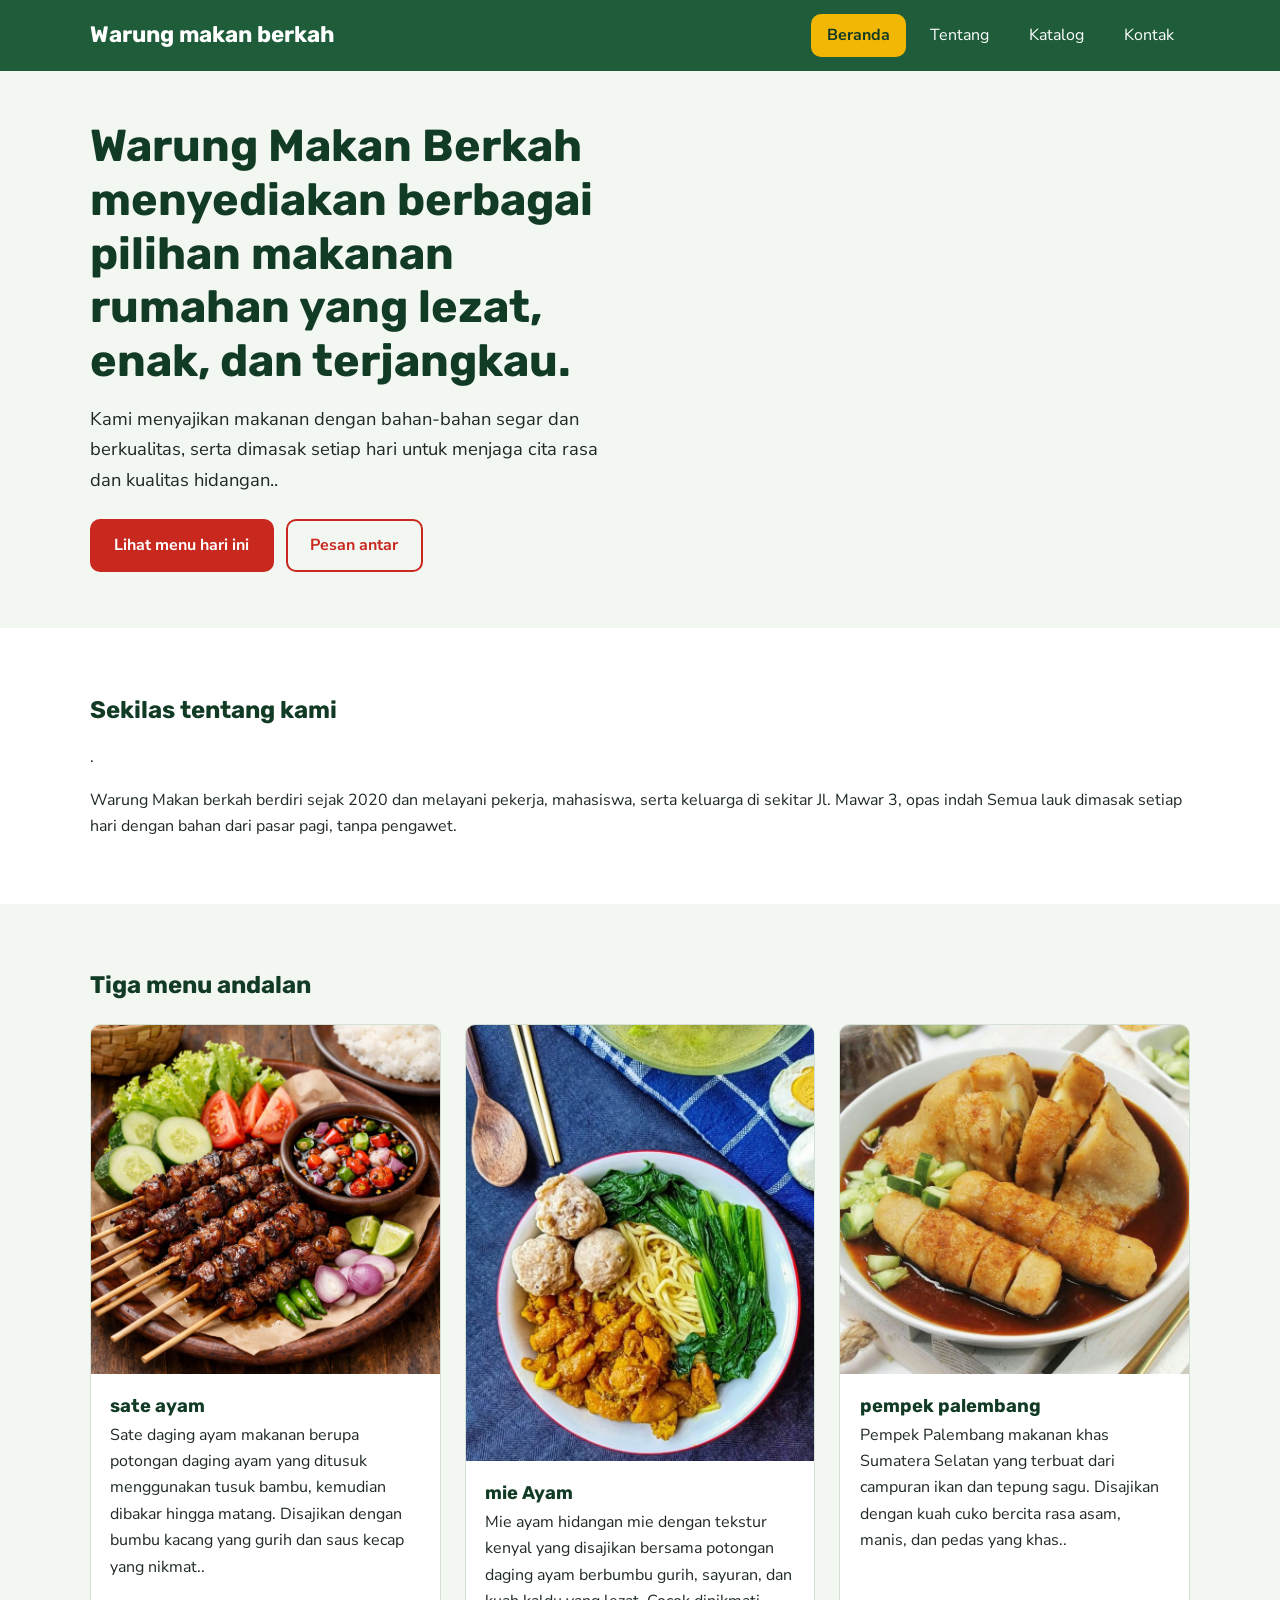
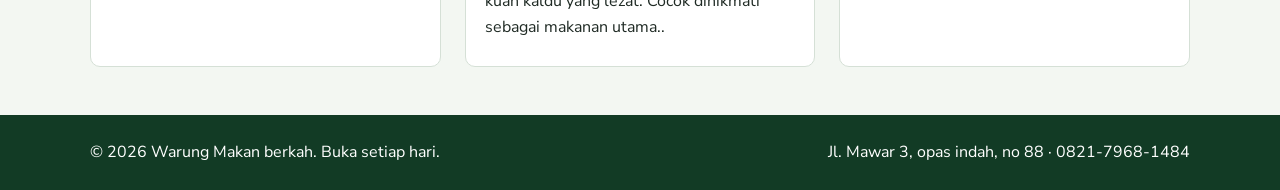
<file: index.html>
<!DOCTYPE html>
<html lang="id">
<head>
  <meta charset="UTF-8">
  <meta name="viewport" content="width=device-width, initial-scale=1.0">
  <meta name="description" content="Warung makan rumahan dengan menu harian dan harga terjangkau.">
  <title>Beranda - Warung Makan berkah</title>
  <link rel="preconnect" href="https://fonts.googleapis.com">
  <link rel="preconnect" href="https://fonts.gstatic.com" crossorigin>
  <link rel="stylesheet" href="https://fonts.googleapis.com/css2?family=Nunito+Sans:wght@400;600;700&amp;family=Rubik:wght@500;700&amp;display=swap">
  <link rel="stylesheet" href="style.css">
</head>
<body>
  <header class="header">
    <div class="header-isi">
      <a class="logo" href="index.html">Warung makan berkah</a>
      <button class="tombol-menu" id="tombolMenu" type="button" aria-expanded="false" aria-controls="menuUtama" hidden>Menu</button>
      <nav aria-label="Navigasi utama" id="menuUtama">
        <ul class="daftar-nav">
          <li><a href="index.html" aria-current="page">Beranda</a></li>
          <li><a href="tentang.html">Tentang</a></li>
          <li><a href="katalog.html">Katalog</a></li>
          <li><a href="kontak.html">Kontak</a></li>
        </ul>
      </nav>
    </div>
  </header>

  <main>
    <section class="hero">
      <div class="wadah hero-isi">
        <div class="hero-teks">
          <h1>Warung Makan Berkah menyediakan berbagai pilihan makanan rumahan yang lezat, enak, dan terjangkau.</h1>
          <p class="tagline">Kami menyajikan makanan dengan bahan-bahan segar dan berkualitas, serta dimasak setiap hari untuk menjaga cita rasa dan kualitas hidangan..</p>
          <a class="tombol" href="katalog.html">Lihat menu hari ini</a>
          <a class="tombol tombol-garis" href="kontak.html">Pesan antar</a>
        </div>
      </div>
    </section>

    <section class="bagian wadah">
      <h2>Sekilas tentang kami</h2>.
      <p>Warung Makan berkah berdiri sejak 2020 dan melayani pekerja, mahasiswa, serta keluarga di sekitar Jl. Mawar 3, opas indah  Semua lauk dimasak setiap hari dengan bahan dari pasar pagi, tanpa pengawet.</p>
    </section>

    <section class="bagian bagian-warna">
      <div class="wadah">
        <h2>Tiga menu andalan</h2>
        <div class="grid-unggulan">
          <article class="kartu">
            <img src="img/sate.jpg" width="800" height="600" alt="Daging ayam potongan">
            <div class="kartu-isi">
              <h3>sate ayam</h3>
              <p>Sate daging ayam makanan berupa potongan daging ayam yang ditusuk menggunakan tusuk bambu, kemudian dibakar hingga matang. Disajikan dengan bumbu kacang yang gurih dan saus kecap yang nikmat..</p>
            </div>
          </article>
          <article class="kartu">
            <img src="img/Mie ayam.jpg" width="800" height="600" alt="Mie dengan tekstur kenyal">
            <div class="kartu-isi">
              <h3>mie Ayam</h3>
              <p>Mie ayam hidangan mie dengan tekstur kenyal yang disajikan bersama potongan daging ayam berbumbu gurih, sayuran, dan kuah kaldu yang lezat. Cocok dinikmati sebagai makanan utama..</p>
            </div>
          </article>
          <article class="kartu">
            <img src="img/Empek palembang.jpg" width="800" height="600" alt="Makanan khas sumatra">
            <div class="kartu-isi">
              <h3>pempek palembang</h3>
              <p>Pempek Palembang makanan khas Sumatera Selatan yang terbuat dari campuran ikan dan tepung sagu. Disajikan dengan kuah cuko bercita rasa asam, manis, dan pedas yang khas..</p>
            </div>
          </article>
        </div>
      </div>
    </section>
  </main>

  <footer class="footer">
    <div class="wadah footer-isi">
      <p>&copy; 2026 Warung Makan berkah. Buka setiap hari.</p>
      <p>Jl. Mawar 3, opas indah, no 88 &middot; 0821-7968-1484</p>
    </div>
  </footer>
  <script src="script.js"></script>
</body>
</html>
</file>
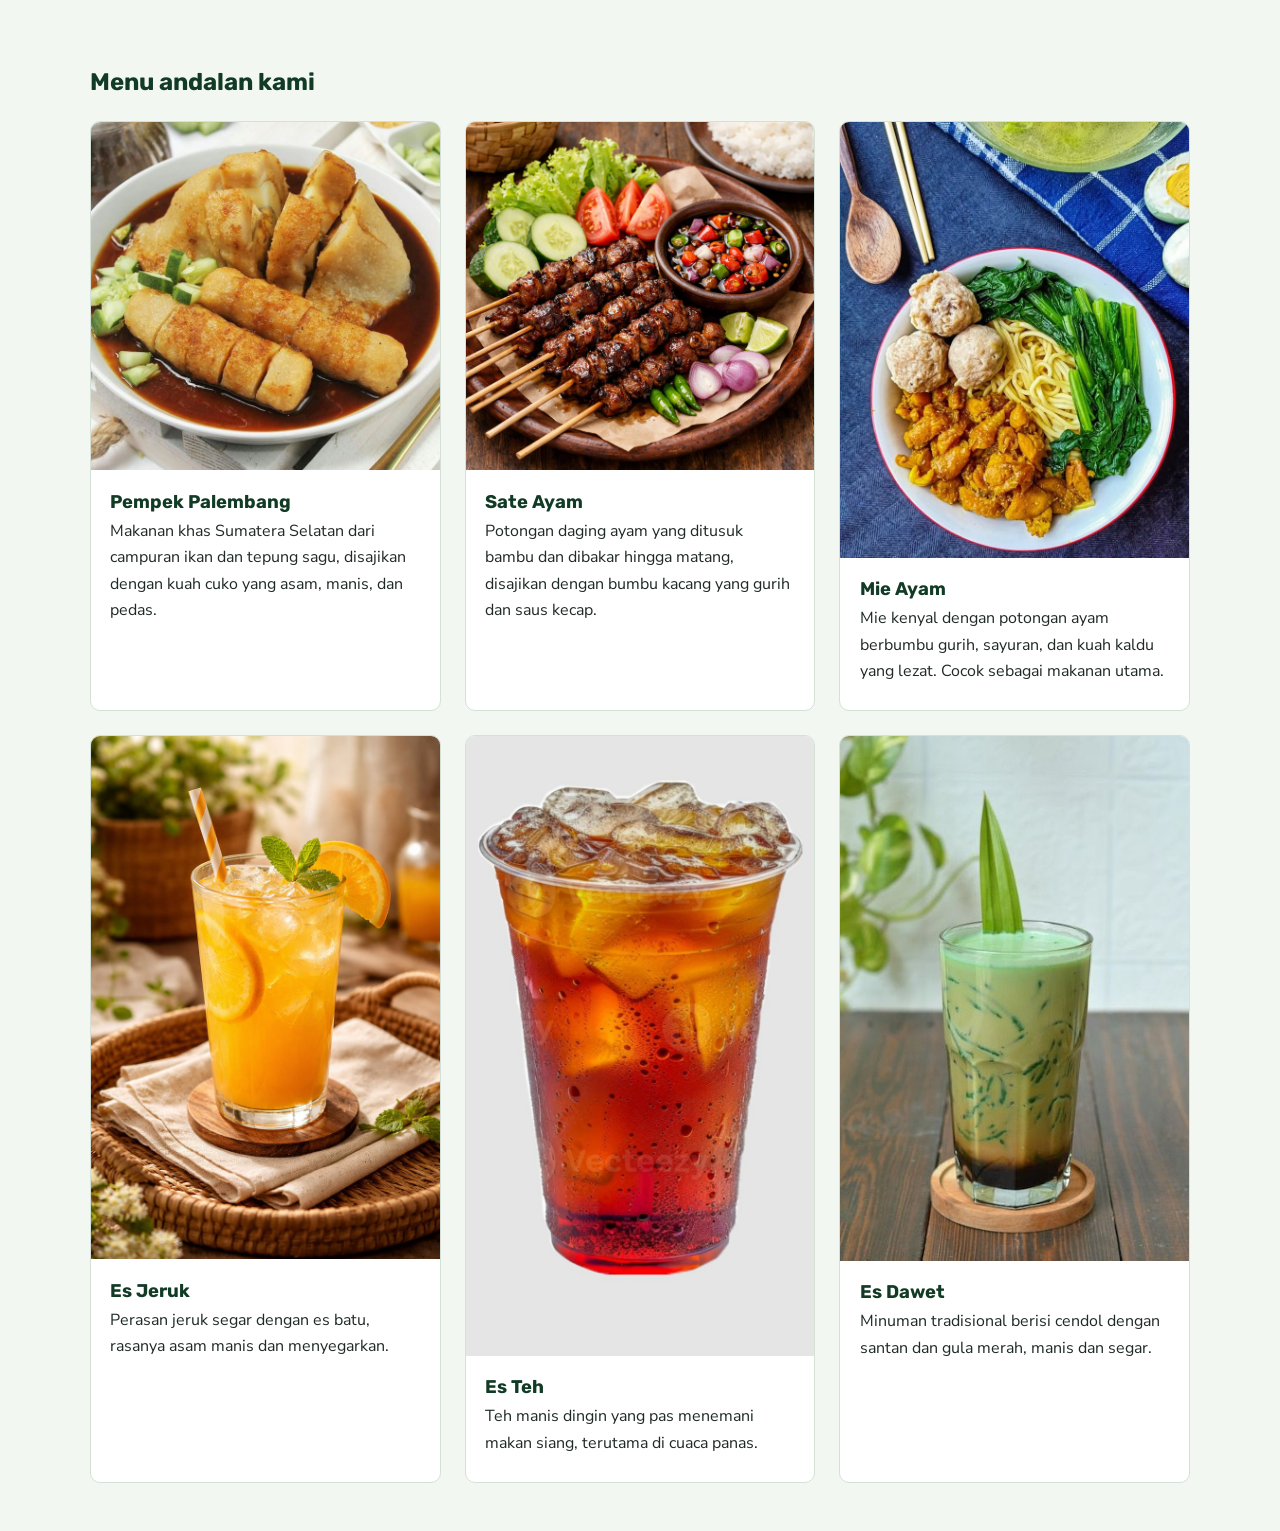
<file: katalog.html>
<!DOCTYPE html>
<html lang="id">
<head>
  <meta charset="UTF-8">
  <meta name="viewport" content="width=device-width, initial-scale=1.0">
  <meta name="description" content="Warung makan rumahan dengan menu harian dan harga terjangkau.">
  <title>Beranda - Warung Makan berkah</title>
  <link rel="preconnect" href="https://fonts.googleapis.com">
  <link rel="preconnect" href="https://fonts.gstatic.com" crossorigin>
  <link rel="stylesheet" href="https://fonts.googleapis.com/css2?family=Nunito+Sans:wght@400;600;700&amp;family=Rubik:wght@500;700&amp;display=swap">
  <link rel="stylesheet" href="style.css">
</head>
<body>
<section class="bagian bagian-warna">
  <div class="wadah">
    <h2>Menu andalan kami</h2>
    <div class="grid-unggulan">
      <article class="kartu">
        <img src="img/Empek palembang.jpg" width="800" height="600" alt="Pempek Palembang dengan kuah cuko">
        <div class="kartu-isi">
          <h3>Pempek Palembang</h3>
          <p>Makanan khas Sumatera Selatan dari campuran ikan dan tepung sagu, disajikan dengan kuah cuko yang asam, manis, dan pedas.</p>
        </div>
      </article>
      <article class="kartu">
        <img src="img/sate.jpg" width="800" height="600" alt="Sate ayam dengan bumbu kacang">
        <div class="kartu-isi">
          <h3>Sate Ayam</h3>
          <p>Potongan daging ayam yang ditusuk bambu dan dibakar hingga matang, disajikan dengan bumbu kacang yang gurih dan saus kecap.</p>
        </div>
      </article>
      <article class="kartu">
        <img src="img/Mie ayam.jpg" width="800" height="600" alt="Semangkuk mie ayam">
        <div class="kartu-isi">
          <h3>Mie Ayam</h3>
          <p>Mie kenyal dengan potongan ayam berbumbu gurih, sayuran, dan kuah kaldu yang lezat. Cocok sebagai makanan utama.</p>
        </div>
      </article>
      <article class="kartu">
        <img src="img/es jeruk.jpg" width="800" height="600" alt="Segelas es jeruk">
        <div class="kartu-isi">
          <h3>Es Jeruk</h3>
          <p>Perasan jeruk segar dengan es batu, rasanya asam manis dan menyegarkan.</p>
        </div>
      </article>
      <article class="kartu">
        <img src="img/es teh.jpg" width="800" height="600" alt="Segelas es teh manis">
        <div class="kartu-isi">
          <h3>Es Teh</h3>
          <p>Teh manis dingin yang pas menemani makan siang, terutama di cuaca panas.</p>
        </div>
      </article>
      <article class="kartu">
        <img src="img/es.dawet.jpg" width="800" height="600" alt="Segelas es dawet">
        <div class="kartu-isi">
          <h3>Es Dawet</h3>
          <p>Minuman tradisional berisi cendol dengan santan dan gula merah, manis dan segar.</p>
        </div>
      </article>
    </div>
  </div>
</section>
</body>
</file>
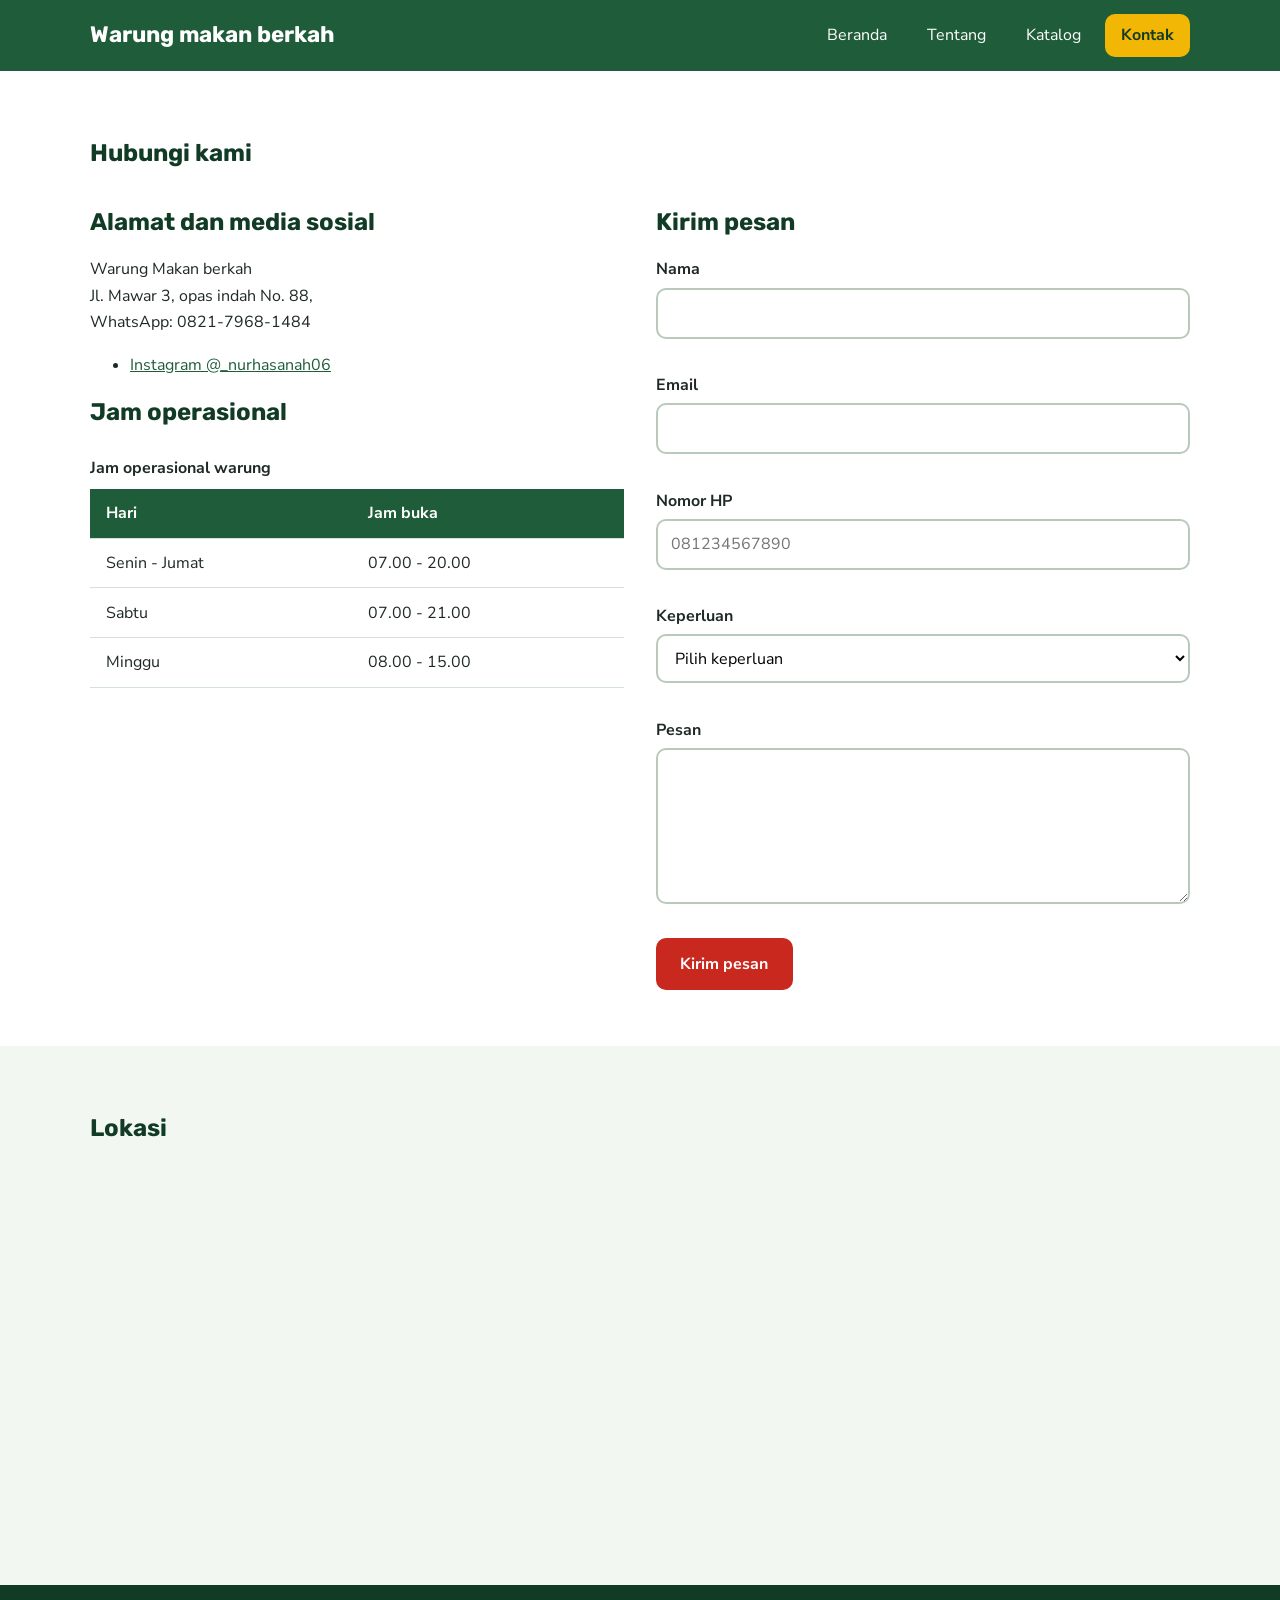
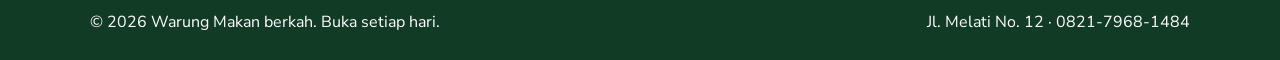
<file: kontak.html>
<!DOCTYPE html>
<html lang="id">
<head>
  <meta charset="UTF-8">
  <meta name="viewport" content="width=device-width, initial-scale=1.0">
  <meta name="description" content="Alamat, jam buka, peta, dan formulir kontak.">
  <title>Kontak - Warung Makan berkah</title>
  <link rel="preconnect" href="https://fonts.googleapis.com">
  <link rel="preconnect" href="https://fonts.gstatic.com" crossorigin>
  <link rel="stylesheet" href="https://fonts.googleapis.com/css2?family=Nunito+Sans:wght@400;600;700&amp;family=Rubik:wght@500;700&amp;display=swap">
  <link rel="stylesheet" href="style.css">
</head>
<body>
  <header class="header">
    <div class="header-isi">
      <a class="logo" href="index.html">Warung makan berkah</a>
      <button class="tombol-menu" id="tombolMenu" type="button" aria-expanded="false" aria-controls="menuUtama" hidden>Menu</button>
      <nav aria-label="Navigasi utama" id="menuUtama">
        <ul class="daftar-nav">
          <li><a href="index.html">Beranda</a></li>
          <li><a href="tentang.html">Tentang</a></li>
          <li><a href="katalog.html">Katalog</a></li>
          <li><a href="kontak.html" aria-current="page">Kontak</a></li>
        </ul>
      </nav>
    </div>
  </header>

  <main>
    <section class="bagian wadah">
      <h1>Hubungi kami</h1>
      <div class="dua-kolom">
        <article>
          <h2>Alamat dan media sosial</h2>
          <address>
            Warung Makan berkah<br>
            Jl. Mawar 3, opas indah No. 88, <br>
            WhatsApp: 0821-7968-1484
          </address>
          <ul>
            <li><a href="https://www.instagram.com/" target="_blank" rel="noopener">Instagram @_nurhasanah06</a></li>
          </ul>
          <h2>Jam operasional</h2>
          <div class="tabel-bungkus">
            <table>
              <caption>Jam operasional warung</caption>
              <thead>
                <tr><th scope="col">Hari</th><th scope="col">Jam buka</th></tr>
              </thead>
              <tbody>
                <tr><td>Senin - Jumat</td><td>07.00 - 20.00</td></tr>
                <tr><td>Sabtu</td><td>07.00 - 21.00</td></tr>
                <tr><td>Minggu</td><td>08.00 - 15.00</td></tr>
              </tbody>
            </table>
          </div>
        </article>

        <article>
          <h2>Kirim pesan</h2>
          <form id="formKontak" action="#" method="get">
            <div class="isian">
              <label for="nama">Nama</label>
              <input type="text" id="nama" name="nama" required>
              <span class="pesan-error" aria-live="polite"></span>
            </div>
            <div class="isian">
              <label for="email">Email</label>
              <input type="email" id="email" name="email" required>
              <span class="pesan-error" aria-live="polite"></span>
            </div>
            <div class="isian">
              <label for="hp">Nomor HP</label>
              <input type="tel" id="hp" name="hp" pattern="[0-9]{10,13}" placeholder="081234567890" required>
              <span class="pesan-error" aria-live="polite"></span>
            </div>
            <div class="isian">
              <label for="perihal">Keperluan</label>
              <select id="perihal" name="perihal" required>
                <option value="">Pilih keperluan</option>
                <option value="pesan-antar">Pesan antar</option>
                <option value="pesan-catering">Pesan catering</option>
                <option value="saran">Kritik dan saran</option>
              </select>
              <span class="pesan-error" aria-live="polite"></span>
            </div>
            <div class="isian">
              <label for="pesan">Pesan</label>
              <textarea id="pesan" name="pesan" rows="5" minlength="10" maxlength="300" required></textarea>
              <span class="pesan-error" aria-live="polite"></span>
            </div>
            <button class="tombol" type="submit">Kirim pesan</button>
            <p class="pesan-sukses" id="pesanSukses" hidden>Pesan terkirim. Kami akan membalas lewat email atau WhatsApp.</p>
          </form>
        </article>
      </div>
    </section>

    <section class="bagian bagian-warna">
      <div class="wadah">
        <h2>Lokasi</h2>
        <iframe class="peta" title="Peta lokasi Warung Bu Rina" src="https://www.google.com/maps?q=Monumen+Nasional+Jakarta&amp;output=embed" loading="lazy"></iframe>
      </div>
    </section>
  </main>

  <footer class="footer">
    <div class="wadah footer-isi">
      <p>&copy; 2026 Warung Makan berkah. Buka setiap hari.</p>
      <p>Jl. Melati No. 12 &middot; 0821-7968-1484</p>
    </div>
  </footer>
  <script src="js/script.js"></script>
</body>
</html>
</file>
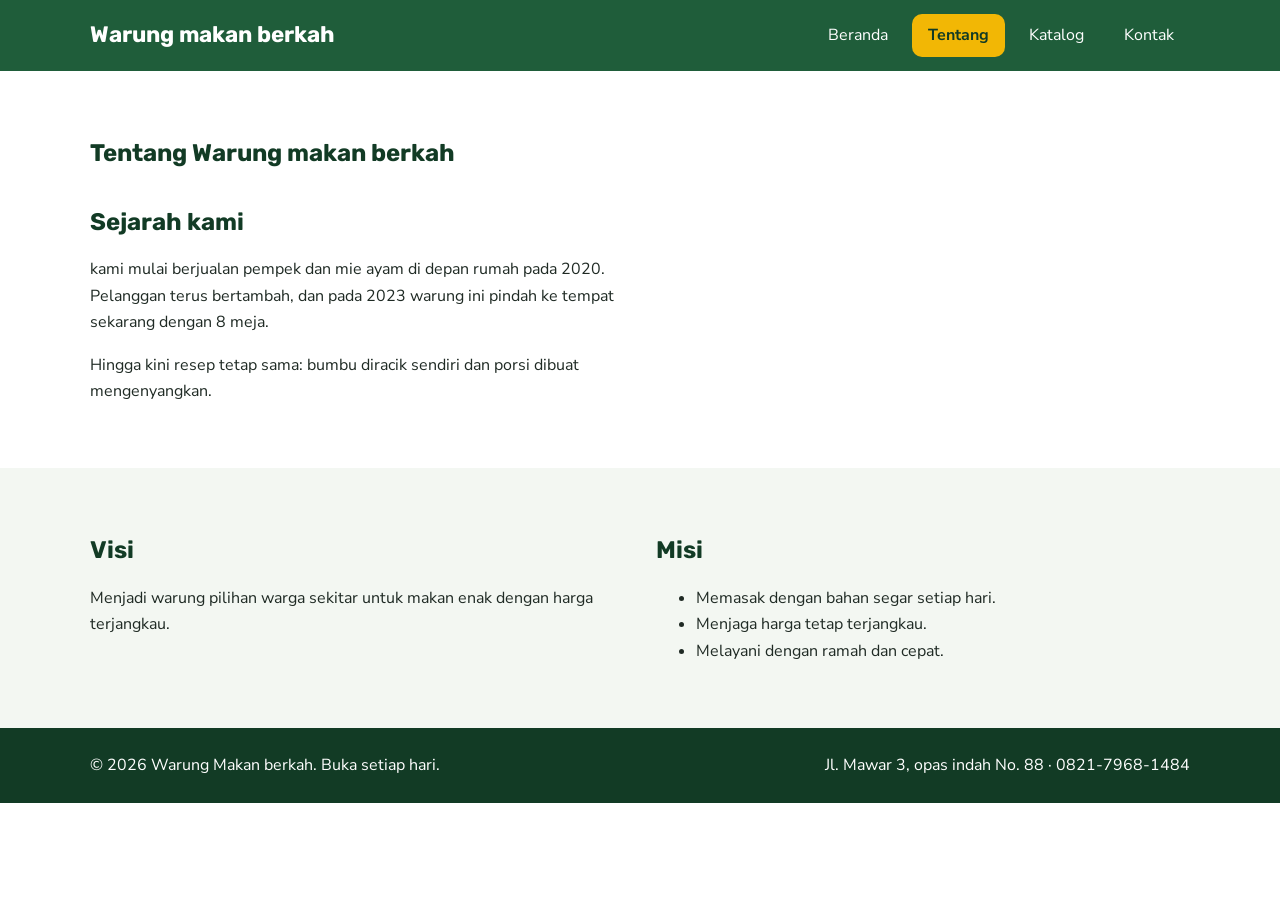
<file: tentang.html>
<!DOCTYPE html>
<html lang="id">
<head>
  <meta charset="UTF-8">
  <meta name="viewport" content="width=device-width, initial-scale=1.0">
  <meta name="description" content="Sejarah, visi misi, dan tim Warung Makan berkah.">
  <title>Tentang - Warung Makan berkah</title>
  <link rel="preconnect" href="https://fonts.googleapis.com">
  <link rel="preconnect" href="https://fonts.gstatic.com" crossorigin>
  <link rel="stylesheet" href="https://fonts.googleapis.com/css2?family=Nunito+Sans:wght@400;600;700&amp;family=Rubik:wght@500;700&amp;display=swap">
  <link rel="stylesheet" href="style.css">
</head>
<body>
  <header class="header">
    <div class="header-isi">
      <a class="logo" href="index.html">Warung makan berkah</a>
      <button class="tombol-menu" id="tombolMenu" type="button" aria-expanded="false" aria-controls="menuUtama" hidden>Menu</button>
      <nav aria-label="Navigasi utama" id="menuUtama">
        <ul class="daftar-nav">
          <li><a href="index.html">Beranda</a></li>
          <li><a href="tentang.html" aria-current="page">Tentang</a></li>
          <li><a href="katalog.html">Katalog</a></li>
          <li><a href="kontak.html">Kontak</a></li>
        </ul>
      </nav>
    </div>
  </header>

  <main>
    <section class="bagian wadah">
      <h1>Tentang Warung makan berkah</h1>
      <div class="dua-kolom">
        <article>
          <h2>Sejarah kami</h2>
          <p>kami mulai berjualan pempek dan mie ayam di depan rumah pada 2020. Pelanggan terus bertambah, dan pada 2023 warung ini pindah ke tempat sekarang dengan 8 meja.</p>
          <p>Hingga kini resep tetap sama: bumbu diracik sendiri dan porsi dibuat mengenyangkan.</p>
        </article>
        <figure>
  
        </figure>
      </div>
    </section>

    <section class="bagian bagian-warna">
      <div class="wadah dua-kolom">
        <article>
          <h2>Visi</h2>
          <p>Menjadi warung pilihan warga sekitar untuk makan enak dengan harga terjangkau.</p>
        </article>
        <article>
          <h2>Misi</h2>
          <ul>
            <li>Memasak dengan bahan segar setiap hari.</li>
            <li>Menjaga harga tetap terjangkau.</li>
            <li>Melayani dengan ramah dan cepat.</li>
          </ul>
        </article>
      </div>
    </section>
      </div>
    </section>
  </main>

  <footer class="footer">
    <div class="wadah footer-isi">
      <p>&copy; 2026 Warung Makan berkah. Buka setiap hari.</p>
      <p>Jl. Mawar 3, opas indah No. 88 &middot; 0821-7968-1484</p>
    </div>
  </footer>
  <script src="js/script.js"></script>
</body>
</html>
</file>
<file: style.css>
/* ===== Variabel warna dan ukuran ===== */
:root {
  --warna-utama: #1f5d3a;   /* hijau daun pisang */
  --warna-gelap: #123b25;
  --warna-aksen: #c8281e;   /* merah sambal */
  --warna-kuning: #f2b705;
  --warna-latar: #f3f7f2;
  --warna-teks: #1f2a24;
  --warna-putih: #ffffff;
  --jarak: 1.5rem;
  --radius: 10px;
}

/* ===== Dasar ===== */
* { box-sizing: border-box; }

body {
  margin: 0;
  font-family: "Nunito Sans", Arial, sans-serif;
  font-size: 1rem;
  line-height: 1.65;
  color: var(--warna-teks);
  background: var(--warna-putih);
}

h1, h2, h3, .logo {
  font-family: "Rubik", Arial, sans-serif;
  line-height: 1.2;
  color: var(--warna-gelap);
}

img { max-width: 100%; height: auto; display: block; }
a { color: var(--warna-utama); }
a:focus-visible, button:focus-visible, input:focus-visible,
select:focus-visible, textarea:focus-visible {
  outline: 3px solid var(--warna-kuning);
  outline-offset: 2px;
}

.wadah { width: min(1100px, 100% - 2rem); margin-inline: auto; }
.bagian { padding: 3rem 0; }
.bagian-warna { background: var(--warna-latar); }

/* ===== Header dan navigasi (flexbox) ===== */
.header { background: var(--warna-utama); position: sticky; top: 0; z-index: 10; }

.header-isi {
  width: min(1100px, 100% - 2rem);
  margin-inline: auto;
  padding: 0.9rem 0;
  display: flex;
  justify-content: space-between;
  align-items: center;
  flex-wrap: wrap;
  gap: 0.75rem;
}

.logo { color: var(--warna-putih); text-decoration: none; font-size: 1.4rem; font-weight: 700; }

.daftar-nav { list-style: none; margin: 0; padding: 0; display: flex; gap: 0.5rem; }

.daftar-nav a {
  display: block;
  padding: 0.5rem 1rem;
  color: var(--warna-putih);
  text-decoration: none;
  border-radius: var(--radius);
  transition: background-color 0.25s, color 0.25s;
}

.daftar-nav a:hover { background: var(--warna-gelap); }
.daftar-nav a[aria-current="page"] { background: var(--warna-kuning); color: var(--warna-gelap); font-weight: 700; }

.tombol-menu {
  display: none;
  font: inherit;
  padding: 0.5rem 1rem;
  border: 2px solid var(--warna-putih);
  background: transparent;
  color: var(--warna-putih);
  border-radius: var(--radius);
  cursor: pointer;
}

/* ===== Hero ===== */
.hero { background: var(--warna-latar); padding: 3rem 0; }

.hero-isi {
  display: grid;
  grid-template-columns: 1fr;
  gap: 2rem;
  align-items: center;
}

.hero-teks { animation: muncul 0.8s ease-out both; }
.hero h1 { font-size: 2.2rem; margin: 0 0 1rem; }
.tagline { font-size: 1.15rem; margin: 0 0 1.5rem; }
.hero img { border-radius: var(--radius); }

@keyframes muncul {
  from { opacity: 0; transform: translateY(20px); }
  to   { opacity: 1; transform: translateY(0); }
}

/* ===== Tombol ===== */
.tombol {
  display: inline-block;
  font: inherit;
  font-weight: 700;
  padding: 0.7rem 1.4rem;
  margin: 0 0.5rem 0.5rem 0;
  background: var(--warna-aksen);
  color: var(--warna-putih);
  border: 2px solid var(--warna-aksen);
  border-radius: var(--radius);
  text-decoration: none;
  cursor: pointer;
  transition: background-color 0.25s, transform 0.25s;
}

.tombol:hover { background: var(--warna-gelap); border-color: var(--warna-gelap); transform: translateY(-2px); }
.tombol-garis { background: transparent; color: var(--warna-aksen); }
.tombol-garis:hover { color: var(--warna-putih); }

/* ===== Kartu dan tata letak katalog (grid) ===== */
.grid-katalog, .grid-unggulan {
  display: grid;
  grid-template-columns: repeat(2, 1fr);
  gap: var(--jarak);
  margin-top: 1.5rem;
}

.grid-unggulan { grid-template-columns: repeat(3, 1fr); }

.kartu {
  background: var(--warna-putih);
  border: 1px solid #d5e0d6;
  border-radius: var(--radius);
  overflow: hidden;
  transition: transform 0.25s, border-color 0.25s;
}

.kartu:hover { transform: translateY(-4px); border-color: var(--warna-utama); }
.kartu-isi { padding: 1rem 1.2rem 1.3rem; }
.kartu h3 { margin: 0.3rem 0; font-size: 1.15rem; }
.kartu p { margin: 0.3rem 0; }
.label { font-size: 0.85rem; font-weight: 700; color: var(--warna-utama); }
.harga { font-weight: 700; color: var(--warna-aksen); font-size: 1.1rem; }
.kosong { margin-top: 1.5rem; font-weight: 600; }

/* ===== Kontrol katalog ===== */
.kontrol { display: flex; flex-wrap: wrap; gap: 1rem; margin-top: 1.5rem; }
.kontrol .isian { flex: 1 1 180px; }

/* ===== Tata letak umum dua kolom ===== */
.dua-kolom { display: grid; grid-template-columns: 1fr; gap: 2rem; align-items: start; }
figure { margin: 0; }
figure img { border-radius: var(--radius); }
figcaption { font-size: 0.9rem; margin-top: 0.4rem; }

/* ===== Tabel ===== */
.tabel-bungkus { overflow-x: auto; }
table { width: 100%; border-collapse: collapse; background: var(--warna-putih); }
caption { text-align: left; font-weight: 700; padding: 0.5rem 0; }
th, td { padding: 0.7rem 1rem; text-align: left; border-bottom: 1px solid #d5e0d6; }
thead th { background: var(--warna-utama); color: var(--warna-putih); }
tbody tr { transition: background-color 0.2s; }
tbody tr:hover { background: var(--warna-latar); }

/* ===== Formulir ===== */
.isian { margin-bottom: 1rem; display: flex; flex-direction: column; }
label { font-weight: 700; margin-bottom: 0.3rem; }

input, select, textarea {
  font: inherit;
  padding: 0.65rem 0.8rem;
  border: 2px solid #b9c9bb;
  border-radius: var(--radius);
  background: var(--warna-putih);
  transition: border-color 0.2s;
}

input:focus, select:focus, textarea:focus { border-color: var(--warna-utama); }
.salah { border-color: var(--warna-aksen); }
.pesan-error { color: var(--warna-aksen); font-size: 0.9rem; min-height: 1.2em; }
.pesan-sukses { margin-top: 1rem; padding: 0.8rem 1rem; background: var(--warna-latar); border-left: 5px solid var(--warna-utama); font-weight: 600; }
[hidden] { display: none !important; }

.peta { width: 100%; height: 350px; border: 0; border-radius: var(--radius); margin-top: 1rem; }
address { font-style: normal; margin-bottom: 1rem; }

/* ===== Footer ===== */
.footer { background: var(--warna-gelap); color: var(--warna-putih); padding: 1.5rem 0; }
.footer-isi { display: flex; justify-content: space-between; flex-wrap: wrap; gap: 0.5rem; }
.footer p { margin: 0; }

/* ===== Responsif: HP (maks 600px) ===== */
@media (max-width: 600px) {
  .header-isi { flex-direction: column; align-items: flex-start; }
  .daftar-nav { flex-direction: column; width: 100%; }
  .daftar-nav a { padding: 0.7rem 1rem; }
  .grid-katalog, .grid-unggulan { grid-template-columns: 1fr; }
  .hero h1 { font-size: 1.7rem; }
  .footer-isi { flex-direction: column; }

  /* Hamburger hanya aktif jika JavaScript menandai halaman dengan kelas "js" */
  .js .tombol-menu { display: inline-block; }
  .js .daftar-nav { display: none; }
  .js .daftar-nav.terbuka { display: flex; }
}

/* ===== Responsif: desktop (min 992px) ===== */
@media (min-width: 992px) {
  .hero-isi { grid-template-columns: 1fr 1fr; }
  .hero h1 { font-size: 2.8rem; }
  .grid-katalog { grid-template-columns: repeat(3, 1fr); }
  .dua-kolom { grid-template-columns: 1fr 1fr; }
}

/* ===== Hormati pengaturan kurangi gerakan ===== */
@media (prefers-reduced-motion: reduce) {
  * { animation: none !important; transition: none !important; }
}


/* ===== Variabel warna dan ukuran ===== */
:root {
  --warna-utama: #1f5d3a;   /* hijau daun pisang */
  --warna-gelap: #123b25;
  --warna-aksen: #c8281e;   /* merah sambal */
  --warna-kuning: #f2b705;
  --warna-latar: #f3f7f2;
  --warna-teks: #1f2a24;
  --warna-putih: #ffffff;
  --jarak: 1.5rem;
  --radius: 10px;
}

/* ===== Dasar ===== */
* { box-sizing: border-box; }

body {
  margin: 0;
  font-family: "Nunito Sans", Arial, sans-serif;
  font-size: 1rem;
  line-height: 1.65;
  color: var(--warna-teks);
  background: var(--warna-putih);
}

h1, h2, h3, .logo {
  font-family: "Rubik", Arial, sans-serif;
  line-height: 1.2;
  color: var(--warna-gelap);
}

img { max-width: 100%; height: auto; display: block; }
a { color: var(--warna-utama); }
a:focus-visible, button:focus-visible, input:focus-visible,
select:focus-visible, textarea:focus-visible {
  outline: 3px solid var(--warna-kuning);
  outline-offset: 2px;
}

.wadah { width: min(1100px, 100% - 2rem); margin-inline: auto; }
.bagian { padding: 3rem 0; }
.bagian-warna { background: var(--warna-latar); }

/* ===== Header dan navigasi (flexbox) ===== */
.header { background: var(--warna-utama); position: sticky; top: 0; z-index: 10; }

.header-isi {
  width: min(1100px, 100% - 2rem);
  margin-inline: auto;
  padding: 0.9rem 0;
  display: flex;
  justify-content: space-between;
  align-items: center;
  flex-wrap: wrap;
  gap: 0.75rem;
}

.logo { color: var(--warna-putih); text-decoration: none; font-size: 1.4rem; font-weight: 700; }

.daftar-nav { list-style: none; margin: 0; padding: 0; display: flex; gap: 0.5rem; }

.daftar-nav a {
  display: block;
  padding: 0.5rem 1rem;
  color: var(--warna-putih);
  text-decoration: none;
  border-radius: var(--radius);
  transition: background-color 0.25s, color 0.25s;
}

.daftar-nav a:hover { background: var(--warna-gelap); }
.daftar-nav a[aria-current="page"] { background: var(--warna-kuning); color: var(--warna-gelap); font-weight: 700; }

.tombol-menu {
  display: none;
  font: inherit;
  padding: 0.5rem 1rem;
  border: 2px solid var(--warna-putih);
  background: transparent;
  color: var(--warna-putih);
  border-radius: var(--radius);
  cursor: pointer;
}

/* ===== Hero ===== */
.hero { background: var(--warna-latar); padding: 3rem 0; }

.hero-isi {
  display: grid;
  grid-template-columns: 1fr;
  gap: 2rem;
  align-items: center;
}

.hero-teks { animation: muncul 0.8s ease-out both; }
.hero h1 { font-size: 2.2rem; margin: 0 0 1rem; }
.tagline { font-size: 1.15rem; margin: 0 0 1.5rem; }
.hero img { border-radius: var(--radius); }

@keyframes muncul {
  from { opacity: 0; transform: translateY(20px); }
  to   { opacity: 1; transform: translateY(0); }
}

/* ===== Tombol ===== */
.tombol {
  display: inline-block;
  font: inherit;
  font-weight: 700;
  padding: 0.7rem 1.4rem;
  margin: 0 0.5rem 0.5rem 0;
  background: var(--warna-aksen);
  color: var(--warna-putih);
  border: 2px solid var(--warna-aksen);
  border-radius: var(--radius);
  text-decoration: none;
  cursor: pointer;
  transition: background-color 0.25s, transform 0.25s;
}

.tombol:hover { background: var(--warna-gelap); border-color: var(--warna-gelap); transform: translateY(-2px); }
.tombol-garis { background: transparent; color: var(--warna-aksen); }
.tombol-garis:hover { color: var(--warna-putih); }

/* ===== Kartu dan tata letak katalog (grid) ===== */
.grid-katalog, .grid-unggulan {
  display: grid;
  grid-template-columns: repeat(2, 1fr);
  gap: var(--jarak);
  margin-top: 1.5rem;
}

.grid-unggulan { grid-template-columns: repeat(3, 1fr); }

.kartu {
  background: var(--warna-putih);
  border: 1px solid #d5e0d6;
  border-radius: var(--radius);
  overflow: hidden;
  transition: transform 0.25s, border-color 0.25s;
}

.kartu:hover { transform: translateY(-4px); border-color: var(--warna-utama); }
.kartu-isi { padding: 1rem 1.2rem 1.3rem; }
.kartu h3 { margin: 0.3rem 0; font-size: 1.15rem; }
.kartu p { margin: 0.3rem 0; }
.label { font-size: 0.85rem; font-weight: 700; color: var(--warna-utama); }
.harga { font-weight: 700; color: var(--warna-aksen); font-size: 1.1rem; }
.kosong { margin-top: 1.5rem; font-weight: 600; }

/* ===== Kontrol katalog ===== */
.kontrol { display: flex; flex-wrap: wrap; gap: 1rem; margin-top: 1.5rem; }
.kontrol .isian { flex: 1 1 180px; }

/* ===== Tata letak umum dua kolom ===== */
.dua-kolom { display: grid; grid-template-columns: 1fr; gap: 2rem; align-items: start; }
figure { margin: 0; }
figure img { border-radius: var(--radius); }
figcaption { font-size: 0.9rem; margin-top: 0.4rem; }

/* ===== Tabel ===== */
.tabel-bungkus { overflow-x: auto; }
table { width: 100%; border-collapse: collapse; background: var(--warna-putih); }
caption { text-align: left; font-weight: 700; padding: 0.5rem 0; }
th, td { padding: 0.7rem 1rem; text-align: left; border-bottom: 1px solid #d5e0d6; }
thead th { background: var(--warna-utama); color: var(--warna-putih); }
tbody tr { transition: background-color 0.2s; }
tbody tr:hover { background: var(--warna-latar); }

/* ===== Formulir ===== */
.isian { margin-bottom: 1rem; display: flex; flex-direction: column; }
label { font-weight: 700; margin-bottom: 0.3rem; }

input, select, textarea {
  font: inherit;
  padding: 0.65rem 0.8rem;
  border: 2px solid #b9c9bb;
  border-radius: var(--radius);
  background: var(--warna-putih);
  transition: border-color 0.2s;
}

input:focus, select:focus, textarea:focus { border-color: var(--warna-utama); }
.salah { border-color: var(--warna-aksen); }
.pesan-error { color: var(--warna-aksen); font-size: 0.9rem; min-height: 1.2em; }
.pesan-sukses { margin-top: 1rem; padding: 0.8rem 1rem; background: var(--warna-latar); border-left: 5px solid var(--warna-utama); font-weight: 600; }
[hidden] { display: none !important; }

.peta { width: 100%; height: 350px; border: 0; border-radius: var(--radius); margin-top: 1rem; }
address { font-style: normal; margin-bottom: 1rem; }

/* ===== Footer ===== */
.footer { background: var(--warna-gelap); color: var(--warna-putih); padding: 1.5rem 0; }
.footer-isi { display: flex; justify-content: space-between; flex-wrap: wrap; gap: 0.5rem; }
.footer p { margin: 0; }

/* ===== Responsif: HP (maks 600px) ===== */
@media (max-width: 600px) {
  .header-isi { flex-direction: column; align-items: flex-start; }
  .daftar-nav { flex-direction: column; width: 100%; }
  .daftar-nav a { padding: 0.7rem 1rem; }
  .grid-katalog, .grid-unggulan { grid-template-columns: 1fr; }
  .hero h1 { font-size: 1.7rem; }
  .footer-isi { flex-direction: column; }

  /* Hamburger hanya aktif jika JavaScript menandai halaman dengan kelas "js" */
  .js .tombol-menu { display: inline-block; }
  .js .daftar-nav { display: none; }
  .js .daftar-nav.terbuka { display: flex; }
}

/* ===== Responsif: desktop (min 992px) ===== */
@media (min-width: 992px) {
  .hero-isi { grid-template-columns: 1fr 1fr; }
  .hero h1 { font-size: 2.8rem; }
  .grid-katalog { grid-template-columns: repeat(3, 1fr); }
  .dua-kolom { grid-template-columns: 1fr 1fr; }
}

/* ===== Hormati pengaturan kurangi gerakan ===== */
@media (prefers-reduced-motion: reduce) {
  * { animation: none !important; transition: none !important; }
}
</file>
